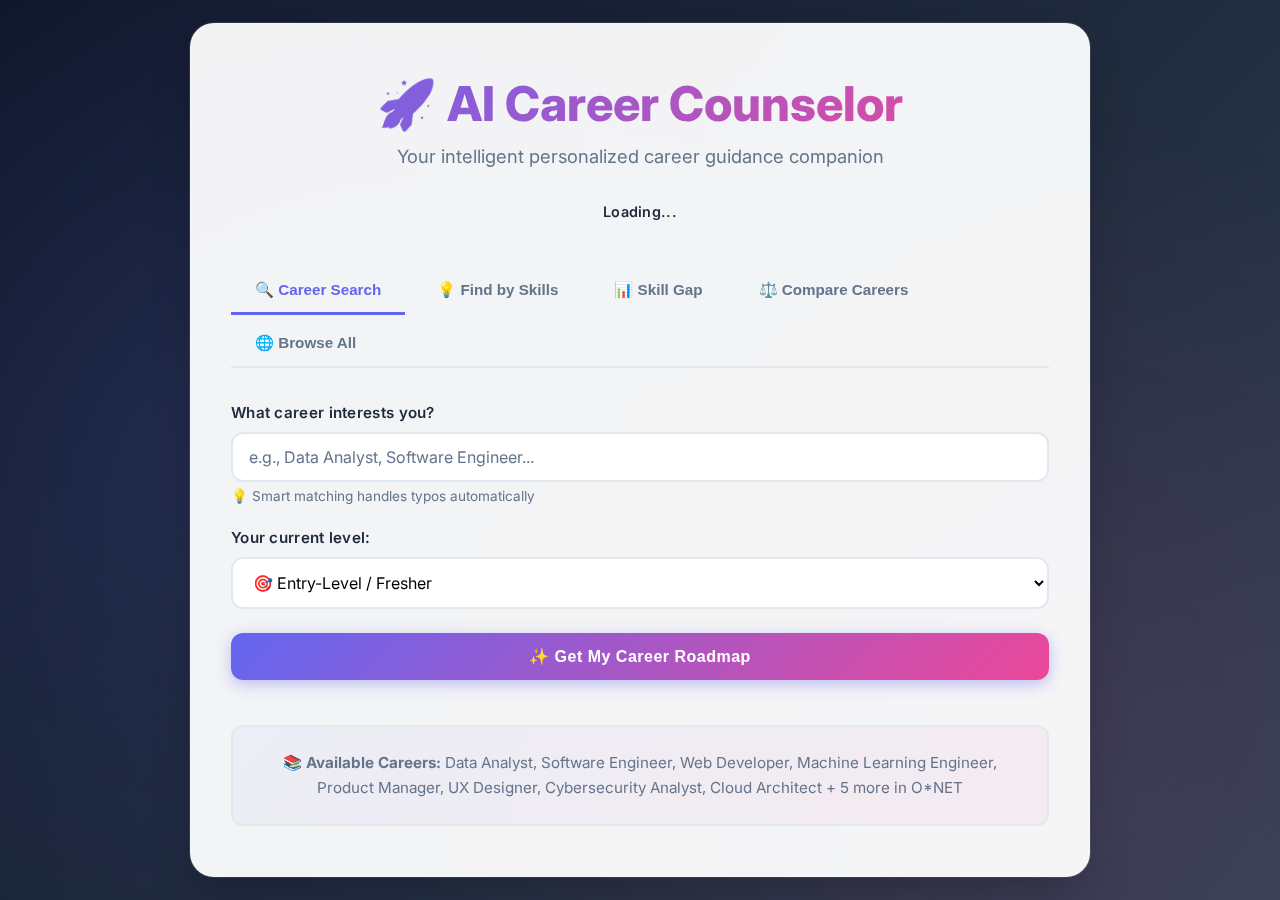
<file: frontend/index.html>
<!DOCTYPE html>
<html lang="en">
<head>
    <meta charset="UTF-8">
    <meta name="viewport" content="width=device-width, initial-scale=1.0">
    <title>AI Career Counselor - Personalized Career Guidance</title>
    <link rel="preconnect" href="https://fonts.googleapis.com">
    <link rel="preconnect" href="https://fonts.gstatic.com" crossorigin>
    <link href="https://fonts.googleapis.com/css2?family=Inter:wght@300;400;500;600;700;800&display=swap" rel="stylesheet">
    <link rel="stylesheet" href="style.css">
</head>
<body>
    <div class="background-animation"></div>
    <div class="container">
        <div class="header">
            <div class="header-content">
                <h1 class="main-title">🚀 AI Career Counselor</h1>
                <p class="subtitle">Your intelligent personalized career guidance companion</p>
                <p class="ai-status" id="aiStatus">Loading...</p>
            </div>
        </div>

        <div class="tabs">
            <button class="tab-btn active" data-tab="career-search">🔍 Career Search</button>
            <button class="tab-btn" data-tab="skill-recommend">💡 Find by Skills</button>
            <button class="tab-btn" data-tab="skill-gap">📊 Skill Gap</button>
            <button class="tab-btn" data-tab="compare">⚖️ Compare Careers</button>
            <button class="tab-btn" data-tab="browse">🌐 Browse All</button>
        </div>

        <!-- Tab 1: Career Search -->
        <div id="career-search" class="tab-content active">
            <form id="careerForm" class="form-group">
                <div class="input-section">
                    <label for="career">What career interests you?</label>
                    <input type="text" id="career" name="career" placeholder="e.g., Data Analyst, Software Engineer..." required>
                    <small>💡 Smart matching handles typos automatically</small>
                </div>

                <div class="input-section">
                    <label for="level">Your current level:</label>
                    <select id="level" name="level" required>
                        <option value="student">👨‍🎓 Student</option>
                        <option value="fresher" selected>🎯 Entry-Level / Fresher</option>
                        <option value="professional">💼 Working Professional</option>
                    </select>
                </div>

                <button type="submit" class="btn-submit">✨ Get My Career Roadmap</button>
            </form>

            <div id="careerResult" class="result-container"></div>
        </div>

        <!-- Tab 2: Recommend by Skills -->
        <div id="skill-recommend" class="tab-content">
            <form id="skillForm" class="form-group">
                <div class="input-section">
                    <label for="skillInput">Your current skills</label>
                    <input type="text" id="skillInput" placeholder="e.g., Python, SQL, Excel, Communication..." required>
                    <small>💡 Enter comma-separated skills. We'll find matching careers!</small>
                </div>

                <button type="submit" class="btn-submit">🎯 Find Matching Careers</button>
            </form>

            <div id="recommendResult" class="result-container"></div>
        </div>

        <!-- Tab 3: Skill Gap Analysis -->
        <div id="skill-gap" class="tab-content">
            <form id="gapForm" class="form-group">
                <div class="input-section">
                    <label for="gapCareer">Target Career</label>
                    <input type="text" id="gapCareer" placeholder="e.g., Data Analyst..." required>
                </div>

                <div class="input-section">
                    <label for="gapSkills">Your current skills</label>
                    <input type="text" id="gapSkills" placeholder="e.g., Excel, Python... (optional)">
                    <small>💡 Leave blank to see all required skills</small>
                </div>

                <button type="submit" class="btn-submit">📈 Analyze My Gap</button>
            </form>

            <div id="gapResult" class="result-container"></div>
        </div>

        <!-- Tab 4: Compare Careers -->
        <div id="compare" class="tab-content">
            <form id="compareForm" class="form-group">
                <div class="input-section">
                    <label for="career1">Career 1</label>
                    <input type="text" id="career1" placeholder="e.g., Data Analyst" required>
                </div>

                <div class="input-section">
                    <label for="career2">Career 2</label>
                    <input type="text" id="career2" placeholder="e.g., Software Engineer" required>
                </div>

                <div class="input-section">
                    <label for="career3">Career 3 (optional)</label>
                    <input type="text" id="career3" placeholder="e.g., Machine Learning Engineer">
                </div>

                <button type="submit" class="btn-submit">⚖️ Compare</button>
            </form>

            <div id="compareResult" class="result-container"></div>
        </div>

        <!-- Tab 5: Browse All Careers -->
        <div id="browse" class="tab-content">
            <div class="form-group">
                <div class="input-section">
                    <label for="searchKeyword">Search Careers</label>
                    <input type="text" id="searchKeyword" placeholder="e.g., AI, data, engineer...">
                    <button type="button" class="btn-submit" onclick="searchCareers()">🔎 Search</button>
                </div>
            </div>

            <div id="browseResult" class="result-container">
                <p>Tip: Type a keyword to search careers, or click on any career below to see details.</p>
            </div>

            <div id="allCareersGrid" class="careers-grid"></div>
        </div>

        <div class="available-careers">
            <p><strong>📚 Available Careers:</strong> Data Analyst, Software Engineer, Web Developer, Machine Learning Engineer, Product Manager, UX Designer, Cybersecurity Analyst, Cloud Architect + 5 more in O*NET</p>
        </div>
    </div>

    <script src="script.js"></script>
</body>
</html>
</file>
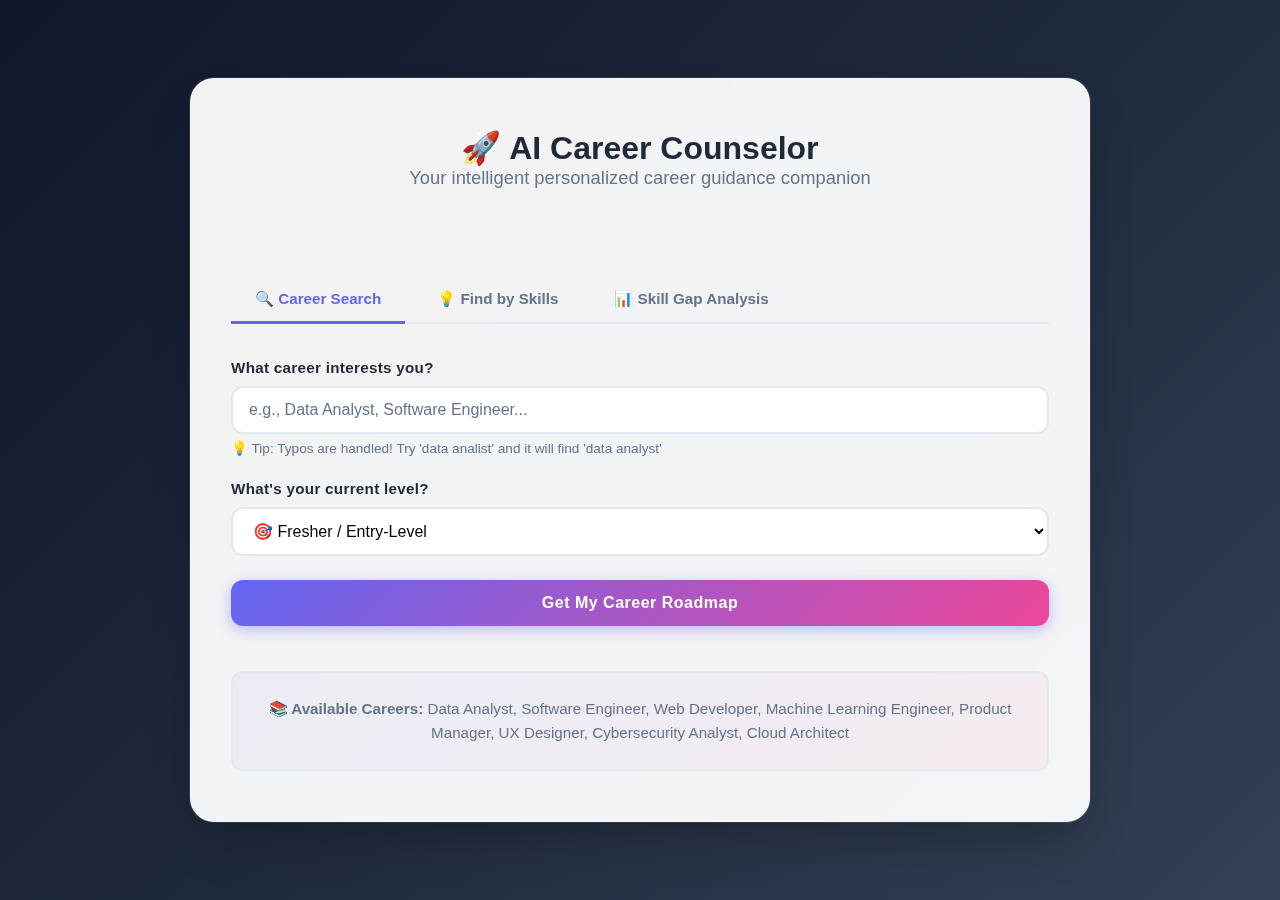
<file: frontend/index_old.html>
<!DOCTYPE html>
<html lang="en">
<head>
    <meta charset="UTF-8">
    <meta name="viewport" content="width=device-width, initial-scale=1.0">
    <title>AI Career Counselor</title>
    <link rel="stylesheet" href="style.css">
</head>
<body>
    <div class="container">
        <div class="header">
            <h1>🚀 AI Career Counselor</h1>
            <p class="subtitle">Your intelligent personalized career guidance companion</p>
            <p class="ai-status" id="aiStatus"></p>
        </div>

        <div class="tabs">
            <button class="tab-btn active" data-tab="career-search">🔍 Career Search</button>
            <button class="tab-btn" data-tab="skill-recommend">💡 Find by Skills</button>
            <button class="tab-btn" data-tab="skill-gap">📊 Skill Gap Analysis</button>
        </div>

        <!-- Tab 1: Career Search -->
        <div id="career-search" class="tab-content active">
            <form id="careerForm" class="form-group">
                <div class="input-section">
                    <label for="career">What career interests you?</label>
                    <input type="text" id="career" name="career" placeholder="e.g., Data Analyst, Software Engineer..." required>
                    <small>💡 Tip: Typos are handled! Try 'data analist' and it will find 'data analyst'</small>
                </div>

                <div class="input-section">
                    <label for="level">What's your current level?</label>
                    <select id="level" name="level" required>
                        <option value="student">👨‍🎓 Student</option>
                        <option value="fresher" selected>🎯 Fresher / Entry-Level</option>
                        <option value="professional">💼 Working Professional</option>
                    </select>
                </div>

                <button type="submit" class="btn-submit">Get My Career Roadmap</button>
            </form>

            <div id="careerResult" class="result-container"></div>
        </div>

        <!-- Tab 2: Recommend by Skills -->
        <div id="skill-recommend" class="tab-content">
            <form id="skillForm" class="form-group">
                <div class="input-section">
                    <label for="skillInput">Enter your skills (comma-separated)</label>
                    <input type="text" id="skillInput" placeholder="e.g., Python, SQL, Excel, Communication..." required>
                    <small>💡 Tip: Enter skills you currently have. AI will find the best matching careers!</small>
                </div>

                <button type="submit" class="btn-submit">Find Matching Careers</button>
            </form>

            <div id="recommendResult" class="result-container"></div>
        </div>

        <!-- Tab 3: Skill Gap Analysis -->
        <div id="skill-gap" class="tab-content">
            <form id="gapForm" class="form-group">
                <div class="input-section">
                    <label for="gapCareer">Target Career</label>
                    <input type="text" id="gapCareer" placeholder="e.g., Data Analyst..." required>
                </div>

                <div class="input-section">
                    <label for="gapSkills">Your Current Skills (comma-separated)</label>
                    <input type="text" id="gapSkills" placeholder="e.g., Excel, Python...">
                    <small>💡 Leave blank to see all required skills</small>
                </div>

                <button type="submit" class="btn-submit">Analyze My Skill Gap</button>
            </form>

            <div id="gapResult" class="result-container"></div>
        </div>

        <div class="available-careers">
            <p><strong>📚 Available Careers:</strong> Data Analyst, Software Engineer, Web Developer, Machine Learning Engineer, Product Manager, UX Designer, Cybersecurity Analyst, Cloud Architect</p>
        </div>
    </div>

    <script src="script.js"></script>
</body>
</html>
</file>
<file: frontend/style.css>
:root {
    --primary: #6366f1;
    --primary-light: #818cf8;
    --primary-dark: #4f46e5;
    --accent: #ec4899;
    --success: #10b981;
    --warning: #f59e0b;
    --error: #ef4444;
    --bg-dark: #0f172a;
    --bg-light: #f8fafc;
    --border: #e2e8f0;
    --text-dark: #1e293b;
    --text-light: #64748b;
}

* {
    margin: 0;
    padding: 0;
    box-sizing: border-box;
}

body {
    font-family: 'Inter', -apple-system, BlinkMacSystemFont, 'Segoe UI', sans-serif;
    background: linear-gradient(135deg, #0f172a 0%, #1e293b 50%, #334155 100%);
    min-height: 100vh;
    padding: 20px;
    display: flex;
    justify-content: center;
    align-items: center;
    color: var(--text-dark);
}

.background-animation {
    position: fixed;
    top: 0;
    left: 0;
    width: 100%;
    height: 100%;
    background: radial-gradient(circle at 20% 50%, rgba(99, 102, 241, 0.15) 0%, transparent 50%),
                radial-gradient(circle at 80% 80%, rgba(236, 72, 153, 0.1) 0%, transparent 50%);
    pointer-events: none;
    z-index: -1;
}

.container {
    background: rgba(255, 255, 255, 0.95);
    backdrop-filter: blur(10px);
    border: 1px solid rgba(255, 255, 255, 0.2);
    border-radius: 24px;
    box-shadow: 0 25px 50px -12px rgba(0, 0, 0, 0.25), 
                0 0 0 1px rgba(255, 255, 255, 0.1);
    width: 100%;
    max-width: 900px;
    padding: 50px 40px;
    position: relative;
    z-index: 1;
}

.header {
    text-align: center;
    margin-bottom: 40px;
}

.header-content {
    animation: slideDown 0.6s ease-out;
}

@keyframes slideDown {
    from {
        opacity: 0;
        transform: translateY(-20px);
    }
    to {
        opacity: 1;
        transform: translateY(0);
    }
}

.main-title {
    color: var(--text-dark);
    font-size: 3em;
    font-weight: 800;
    margin-bottom: 12px;
    background: linear-gradient(135deg, var(--primary) 0%, var(--accent) 100%);
    -webkit-background-clip: text;
    -webkit-text-fill-color: transparent;
    background-clip: text;
}

.subtitle {
    color: var(--text-light);
    font-size: 1.15em;
    font-weight: 400;
    margin-bottom: 16px;
}

.ai-status {
    font-size: 0.9em;
    font-weight: 600;
    letter-spacing: 0.3px;
    display: inline-block;
    padding: 8px 14px;
    border-radius: 20px;
    margin-top: 12px;
}

.tabs {
    display: flex;
    gap: 8px;
    margin-bottom: 35px;
    flex-wrap: wrap;
    border-bottom: 2px solid var(--border);
    padding-bottom: 0;
}

.tab-btn {
    padding: 13px 24px;
    background-color: transparent;
    border: none;
    cursor: pointer;
    font-size: 0.95em;
    font-weight: 600;
    color: var(--text-light);
    transition: all 0.3s cubic-bezier(0.4, 0, 0.2, 1);
    border-bottom: 3px solid transparent;
    margin-bottom: -2px;
    position: relative;
}

.tab-btn:hover {
    color: var(--primary);
}

.tab-btn.active {
    color: var(--primary);
    border-bottom-color: var(--primary);
}

.tab-content {
    display: none;
}

.tab-content.active {
    display: block;
    animation: fadeInUp 0.4s ease-out;
}

@keyframes fadeInUp {
    from {
        opacity: 0;
        transform: translateY(10px);
    }
    to {
        opacity: 1;
        transform: translateY(0);
    }
}

.form-group {
    margin-bottom: 30px;
}

.input-section {
    margin-bottom: 24px;
}

.input-section label {
    display: block;
    margin-bottom: 10px;
    color: var(--text-dark);
    font-weight: 600;
    font-size: 0.95em;
    letter-spacing: 0.3px;
}

.input-section input,
.input-section select {
    width: 100%;
    padding: 13px 16px;
    border: 2px solid var(--border);
    border-radius: 12px;
    font-size: 1em;
    transition: all 0.3s cubic-bezier(0.4, 0, 0.2, 1);
    font-family: inherit;
    background-color: #fff;
}

.input-section input::placeholder {
    color: var(--text-light);
}

.input-section input:focus,
.input-section select:focus {
    outline: none;
    border-color: var(--primary);
    box-shadow: 0 0 0 4px rgba(99, 102, 241, 0.1), inset 0 0 0 1px rgba(99, 102, 241, 0.05);
}

.input-section small {
    display: block;
    margin-top: 6px;
    color: var(--text-light);
    font-size: 0.85em;
}

.btn-submit {
    width: 100%;
    padding: 14px 28px;
    background: linear-gradient(135deg, var(--primary) 0%, var(--accent) 100%);
    color: white;
    border: none;
    border-radius: 12px;
    font-size: 1em;
    font-weight: 600;
    letter-spacing: 0.5px;
    cursor: pointer;
    transition: all 0.3s cubic-bezier(0.4, 0, 0.2, 1);
    box-shadow: 0 4px 15px rgba(99, 102, 241, 0.4);
}

.btn-submit:hover {
    transform: translateY(-3px);
    box-shadow: 0 12px 30px rgba(99, 102, 241, 0.5);
}

.btn-submit:active {
    transform: translateY(-1px);
}

.result-container {
    margin-top: 30px;
}

.loading {
    text-align: center;
    color: var(--primary);
    font-size: 1.1em;
    padding: 24px;
    animation: pulse 1.5s ease-in-out infinite;
    font-weight: 500;
}

@keyframes pulse {
    0%, 100% { opacity: 1; }
    50% { opacity: 0.6; }
}

.error {
    background: linear-gradient(135deg, #fee2e2 0%, #fecaca 100%);
    color: var(--error);
    padding: 16px 20px;
    border-radius: 12px;
    border-left: 4px solid var(--error);
    font-weight: 500;
}

.guidance-card {
    background: linear-gradient(135deg, #f8fafc 0%, #f1f5f9 100%);
    border: 2px solid var(--border);
    border-radius: 16px;
    padding: 32px;
    animation: slideIn 0.4s cubic-bezier(0.4, 0, 0.2, 1);
    transition: all 0.3s ease;
}

.guidance-card:hover {
    border-color: var(--primary-light);
    box-shadow: 0 8px 20px rgba(99, 102, 241, 0.08);
}

@keyframes slideIn {
    from {
        opacity: 0;
        transform: translateY(15px);
    }
    to {
        opacity: 1;
        transform: translateY(0);
    }
}

.guidance-card.unknown-career {
    background: linear-gradient(135deg, #fef3c7 0%, #fef08a 100%);
    border-color: var(--warning);
}

.career-header {
    display: flex;
    justify-content: space-between;
    align-items: center;
    margin-bottom: 28px;
    border-bottom: 2px solid var(--border);
    padding-bottom: 20px;
}

.career-header h2 {
    color: var(--text-dark);
    font-size: 2.2em;
    font-weight: 800;
}

.career-header small {
    display: block;
    color: var(--text-light);
    font-size: 0.85em;
    margin-top: 6px;
}

.level-badge {
    background: linear-gradient(135deg, var(--primary) 0%, var(--accent) 100%);
    color: white;
    padding: 10px 20px;
    border-radius: 24px;
    font-size: 0.85em;
    font-weight: 600;
    letter-spacing: 0.5px;
    box-shadow: 0 4px 12px rgba(99, 102, 241, 0.3);
}

.focus-section,
.roadmap-section,
.skills-section,
.market-section,
.future-section,
.resources-section,
.tips-section,
.ai-section,
.similar-careers-section {
    margin-bottom: 28px;
}

.focus-section strong,
.roadmap-section strong,
.skills-section strong,
.market-section strong,
.future-section strong,
.resources-section strong,
.tips-section strong,
.ai-section strong,
.similar-careers-section strong,
.message strong,
.suggestion strong {
    color: var(--primary);
    font-size: 1.05em;
    display: block;
    margin-bottom: 14px;
    font-weight: 700;
    letter-spacing: 0.3px;
}

.roadmap-list {
    list-style-position: inside;
    margin-left: 0;
    counter-reset: step-counter;
}

.roadmap-list li {
    color: var(--text-dark);
    margin-bottom: 12px;
    line-height: 1.7;
    padding-left: 32px;
    position: relative;
    font-weight: 500;
}

.roadmap-list li:before {
    content: "→";
    color: var(--success);
    font-weight: bold;
    margin-right: 10px;
    position: absolute;
    left: 0;
}

.skills-tags {
    display: flex;
    flex-wrap: wrap;
    gap: 10px;
}

.skill-tag {
    background: linear-gradient(135deg, var(--primary-light) 0%, var(--accent) 100%);
    color: white;
    padding: 10px 18px;
    border-radius: 24px;
    font-size: 0.9em;
    font-weight: 500;
    box-shadow: 0 4px 12px rgba(99, 102, 241, 0.25);
    transition: all 0.3s ease;
}

.skill-tag:hover {
    transform: translateY(-2px);
    box-shadow: 0 6px 16px rgba(99, 102, 241, 0.35);
}

.market-section p,
.future-section p,
.focus-section p {
    color: var(--text-light);
    line-height: 1.8;
    margin-bottom: 12px;
    font-weight: 500;
}

.resources-list,
.tips-list {
    list-style-position: inside;
    margin-left: 0;
}

.resources-list li,
.tips-list li {
    color: var(--text-dark);
    margin-bottom: 12px;
    line-height: 1.7;
    padding-left: 32px;
    position: relative;
    font-weight: 500;
}

.resources-list li:before {
    content: "📖";
    margin-right: 10px;
    position: absolute;
    left: 0;
}

.resources-list li a {
    color: var(--primary);
    text-decoration: none;
    font-weight: 600;
    transition: all 0.3s ease;
    border-bottom: 2px solid transparent;
}

.resources-list li a:hover {
    color: var(--accent);
    border-bottom-color: var(--accent);
}

.resources-list li a:active {
    color: var(--primary-dark);
}

.tips-list li:before {
    content: "⚡";
    margin-right: 10px;
    position: absolute;
    left: 0;
}

.message {
    color: var(--text-dark);
    font-size: 1.05em;
    line-height: 1.8;
    margin-bottom: 16px;
}

.suggestion {
    color: var(--text-light);
    margin-bottom: 16px;
    line-height: 1.7;
}

.ai-content {
    background: rgba(99, 102, 241, 0.05);
    padding: 18px 20px;
    border-radius: 10px;
    border-left: 4px solid var(--primary);
    color: var(--text-dark);
    line-height: 1.7;
    font-size: 0.95em;
}

.similar-career {
    background: rgba(99, 102, 241, 0.08);
    padding: 12px 16px;
    border-radius: 10px;
    border-left: 3px solid var(--primary-light);
    margin-bottom: 10px;
    display: flex;
    justify-content: space-between;
    align-items: center;
    font-weight: 500;
}

.similarity-badge {
    background: linear-gradient(135deg, var(--primary) 0%, var(--accent) 100%);
    color: white;
    padding: 4px 12px;
    border-radius: 12px;
    font-size: 0.8em;
    font-weight: 600;
}

.recommendation-item {
    background: linear-gradient(135deg, #f8fafc 0%, #f1f5f9 100%);
    border: 2px solid var(--border);
    border-radius: 12px;
    padding: 18px;
    margin-bottom: 14px;
    transition: all 0.3s ease;
}

.recommendation-item:hover {
    border-color: var(--primary-light);
    box-shadow: 0 4px 12px rgba(99, 102, 241, 0.1);
}

.rec-career {
    font-size: 1.1em;
    font-weight: 700;
    color: var(--primary);
    margin-bottom: 8px;
}

.rec-score {
    color: var(--text-light);
    font-size: 0.9em;
    margin-bottom: 10px;
}

.rec-skills {
    display: flex;
    flex-wrap: wrap;
    gap: 6px;
}

.rec-skill {
    background: var(--success);
    color: white;
    padding: 4px 10px;
    border-radius: 12px;
    font-size: 0.8em;
    font-weight: 500;
}

.skill-gap-chart {
    margin: 16px 0;
}

.gap-bar {
    background: #e0e0e0;
    height: 20px;
    border-radius: 10px;
    overflow: hidden;
    margin-bottom: 8px;
}

.gap-fill {
    background: linear-gradient(90deg, var(--primary) 0%, var(--accent) 100%);
    height: 100%;
    transition: width 0.3s ease;
    display: flex;
    align-items: center;
    justify-content: flex-end;
    padding-right: 8px;
    color: white;
    font-size: 0.75em;
    font-weight: 700;
}

.available-careers {
    margin-top: 45px;
    padding: 24px;
    background: linear-gradient(135deg, rgba(99, 102, 241, 0.05) 0%, rgba(236, 72, 153, 0.05) 100%);
    border: 2px solid var(--border);
    border-radius: 12px;
    text-align: center;
    color: var(--text-light);
    font-size: 0.95em;
    line-height: 1.6;
}

.available-careers p {
    margin: 0;
}

@media (max-width: 768px) {
    .container {
        padding: 30px 20px;
        max-width: 100%;
        border-radius: 16px;
    }

    .main-title {
        font-size: 2.2em;
    }

    .subtitle {
        font-size: 1em;
    }

    .tabs {
        gap: 6px;
    }

    .tab-btn {
        padding: 10px 16px;
        font-size: 0.9em;
    }

    .guidance-card {
        padding: 24px;
    }

    .career-header h2 {
        font-size: 1.8em;
    }
}

@media (max-width: 600px) {
    .container {
        padding: 20px;
        max-width: 100%;
    }

    .main-title {
        font-size: 1.8em;
    }

    .subtitle {
        font-size: 0.95em;
    }

    .tabs {
        flex-direction: column;
        gap: 4px;
    }

    .tab-btn {
        width: 100%;
        text-align: left;
        padding: 10px 16px;
    }

    .guidance-card {
        padding: 20px;
    }

    .career-header {
        flex-direction: column;
        align-items: flex-start;
    }

    .level-badge {
        margin-top: 10px;
    }

    .career-header h2 {
        font-size: 1.6em;
    }

    .skills-tags {
        gap: 8px;
    }

    .skill-tag {
        padding: 8px 14px;
        font-size: 0.85em;
    }

    .input-section input,
    .input-section select {
        padding: 12px 14px;
        font-size: 16px;
    }
}
/* ===== New Features Styling ===== */

/* Comparison Container */
.comparison-container {
    display: flex;
    flex-direction: column;
    gap: 30px;
}

.comparison-section {
    background: linear-gradient(135deg, #f8f9fc 0%, #eff6ff 100%);
    border: 1px solid var(--border);
    border-radius: 16px;
    padding: 20px;
}

.comparison-section h3 {
    color: var(--primary);
    margin-bottom: 20px;
    font-size: 1.3em;
}

.comparison-grid {
    display: grid;
    grid-template-columns: repeat(auto-fit, minmax(250px, 1fr));
    gap: 20px;
}

.comparison-item {
    background: white;
    border: 1px solid var(--border);
    border-radius: 12px;
    padding: 18px;
    box-shadow: 0 2px 8px rgba(0, 0, 0, 0.05);
    transition: all 0.3s ease;
}

.comparison-item:hover {
    box-shadow: 0 8px 16px rgba(99, 102, 241, 0.1);
    transform: translateY(-2px);
    border-color: var(--primary);
}

.comparison-item h4 {
    color: var(--primary);
    margin-bottom: 12px;
    font-size: 1.1em;
}

.comparison-item p {
    margin: 8px 0;
    color: var(--text-light);
    font-size: 0.95em;
}

/* Interview Styling */
.interview-q {
    background: linear-gradient(135deg, #fef3c7 0%, #fef08a 100%);
    border-left: 4px solid #f59e0b;
    border-radius: 12px;
    padding: 24px;
    margin: 20px 0;
}

.interview-q h3 {
    color: #92400e;
    margin-bottom: 12px;
}

.question-text {
    font-size: 1.1em;
    color: #78350f;
    line-height: 1.6;
}

.interview-answer {
    border: 2px solid var(--primary);
    border-radius: 12px;
    padding: 15px;
    font-family: 'Inter', sans-serif;
    resize: vertical;
}

.interview-feedback {
    background: linear-gradient(135deg, #d1fae5 0%, #a7f3d0 100%);
    border: 1px solid #6ee7b7;
    border-radius: 16px;
    padding: 24px;
}

.feedback-section {
    margin: 20px 0;
    background: white;
    border-radius: 12px;
    padding: 16px;
    box-shadow: 0 2px 8px rgba(0, 0, 0, 0.05);
}

.feedback-section h4 {
    color: var(--primary);
    margin-bottom: 10px;
}

.feedback-section ul {
    list-style-position: inside;
    color: var(--text-light);
    line-height: 1.8;
}

.feedback-scores {
    display: grid;
    grid-template-columns: repeat(auto-fit, minmax(150px, 1fr));
    gap: 20px;
    margin: 20px 0;
}

.score-item {
    background: white;
    border-radius: 12px;
    padding: 16px;
    text-align: center;
    border: 1px solid var(--border);
}

.score-item p {
    font-weight: 600;
    color: var(--text-dark);
    margin-bottom: 10px;
}

.score-bar {
    width: 100%;
    height: 8px;
    background: #e5e7eb;
    border-radius: 4px;
    overflow: hidden;
    margin: 10px 0;
}

.score-bar::after {
    content: '';
    display: block;
    width: var(--score, 0%);
    height: 100%;
    background: linear-gradient(90deg, var(--primary), var(--accent));
    transition: width 0.5s ease;
}

/* Browse/Search Styling */
.search-results-header {
    background: linear-gradient(135deg, #667eea 0%, #764ba2 100%);
    padding: 20px;
    border-radius: 10px;
    margin-bottom: 20px;
    color: white;
    text-align: center;
}

.search-results-header p {
    margin: 0;
    font-size: 18px;
    font-weight: 600;
}

.search-results-header small {
    display: block;
    opacity: 0.8;
    margin-top: 8px;
}

.match-badge {
    display: inline-block;
    background: rgba(255, 255, 255, 0.3);
    padding: 4px 12px;
    border-radius: 20px;
    font-size: 12px;
    font-weight: 600;
    margin-top: 8px;
    color: #fff;
}

.careers-grid {
    display: grid;
    grid-template-columns: repeat(auto-fill, minmax(300px, 1fr));
    gap: 20px;
    margin: 20px 0;
}

.career-card {
    background: white;
    border-left: 5px solid #667eea;
    border-radius: 8px;
    padding: 20px;
    cursor: pointer;
    transition: all 0.3s ease;
    box-shadow: 0 2px 8px rgba(0, 0, 0, 0.08);
}

.career-card:hover {
    transform: translateY(-5px);
    box-shadow: 0 8px 20px rgba(0, 0, 0, 0.12);
    border-left-color: #764ba2;
}

.card-header {
    margin-bottom: 12px;
}

.card-header h4 {
    margin: 0;
    color: #333;
    font-size: 18px;
}

.career-card .description {
    color: #666;
    font-size: 14px;
    line-height: 1.5;
    margin: 12px 0;
}

.card-footer {
    display: flex;
    gap: 15px;
    margin: 12px 0;
    font-size: 13px;
}

.card-footer .salary {
    color: #27ae60;
    font-weight: 600;
}

.card-footer .outlook {
    color: #3498db;
}

.skills-inline {
    display: flex;
    gap: 6px;
    flex-wrap: wrap;
    margin-top: 10px;
}

.skill-tag-small {
    background: #f0f0f0;
    color: #333;
    padding: 4px 10px;
    border-radius: 12px;
    font-size: 12px;
    font-weight: 500;
}

.career-card h4 {
    margin-bottom: 10px;
}

.career-card p {
    margin: 8px 0;
}

.career-card small {
    font-size: 0.8em;
}

/* Modal */
.modal {
    display: none;
    position: fixed;
    z-index: 1000;
    left: 0;
    top: 0;
    width: 100%;
    height: 100%;
    background-color: rgba(0, 0, 0, 0.5);
    backdrop-filter: blur(4px);
}

.modal-content {
    background: white;
    margin: 50px auto;
    padding: 30px;
    border-radius: 16px;
    width: 90%;
    max-width: 600px;
    max-height: 80vh;
    overflow-y: auto;
    box-shadow: 0 20px 60px rgba(0, 0, 0, 0.3);
}

.close {
    color: #aaa;
    float: right;
    font-size: 28px;
    font-weight: bold;
    cursor: pointer;
}

.close:hover {
    color: var(--primary);
}

.modal-body {
    margin-top: 20px;
    border-top: 1px solid var(--border);
    padding-top: 20px;
}

.modal-body h4 {
    color: var(--primary);
    margin: 12px 0;
    font-size: 1em;
}

/* Responsive adjustments */
@media (max-width: 768px) {
    .comparison-grid,
    .careers-grid,
    .feedback-scores {
        grid-template-columns: 1fr;
    }
    
    .modal-content {
        width: 95%;
        margin: 30px auto;
    }
}
</file>
